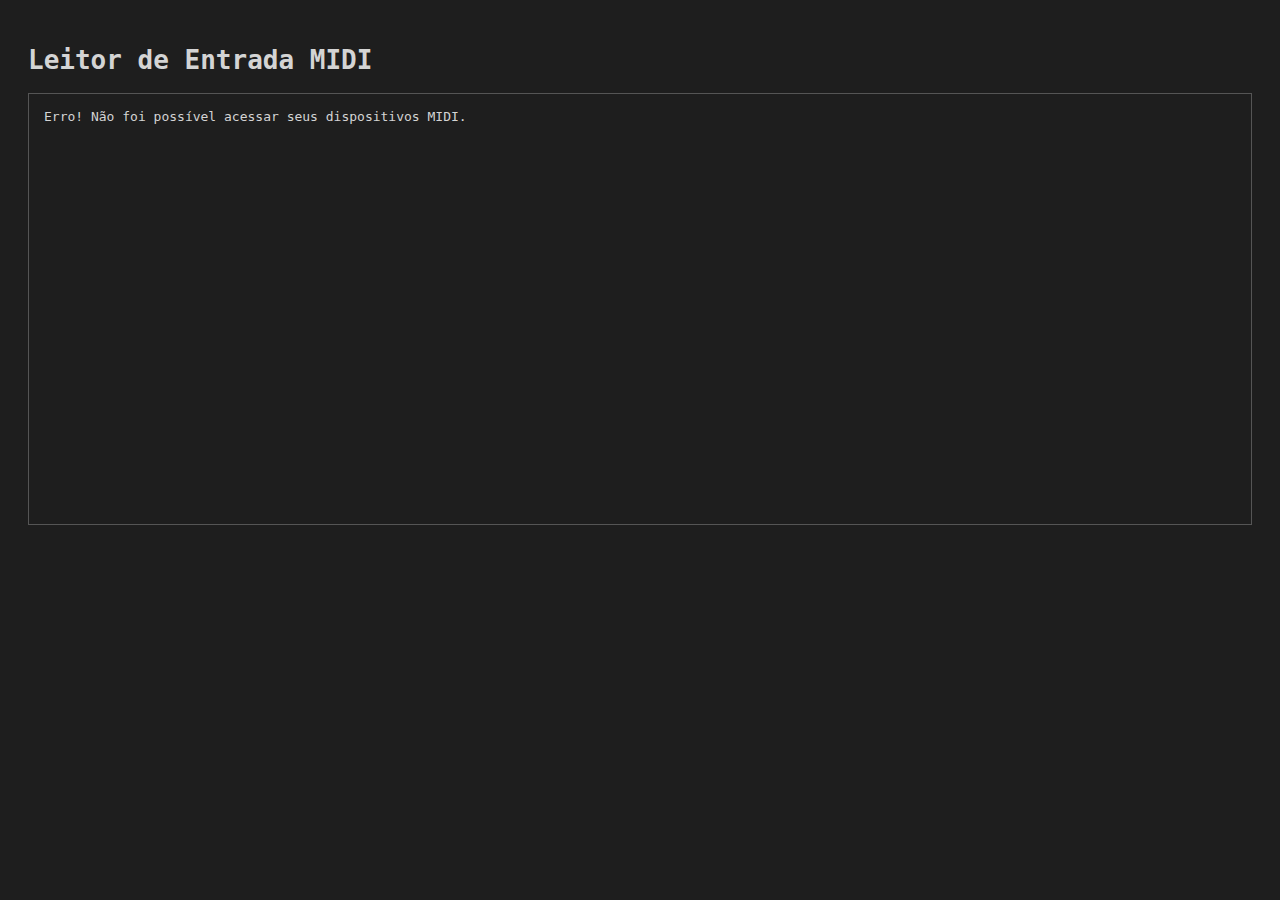
<file: index.html>
<!DOCTYPE html>
<html lang="pt-br">
<head>
    <meta charset="UTF-8">
    <title>Teste de Entrada MIDI</title>
    <link rel="stylesheet" href="style.css">
</head>
<body>
    <h1>Leitor de Entrada MIDI</h1>
    <div id="output">Aguardando entrada MIDI...</div>

    <script src="midi-listener.js" defer></script>
</body>
</html>
</file>
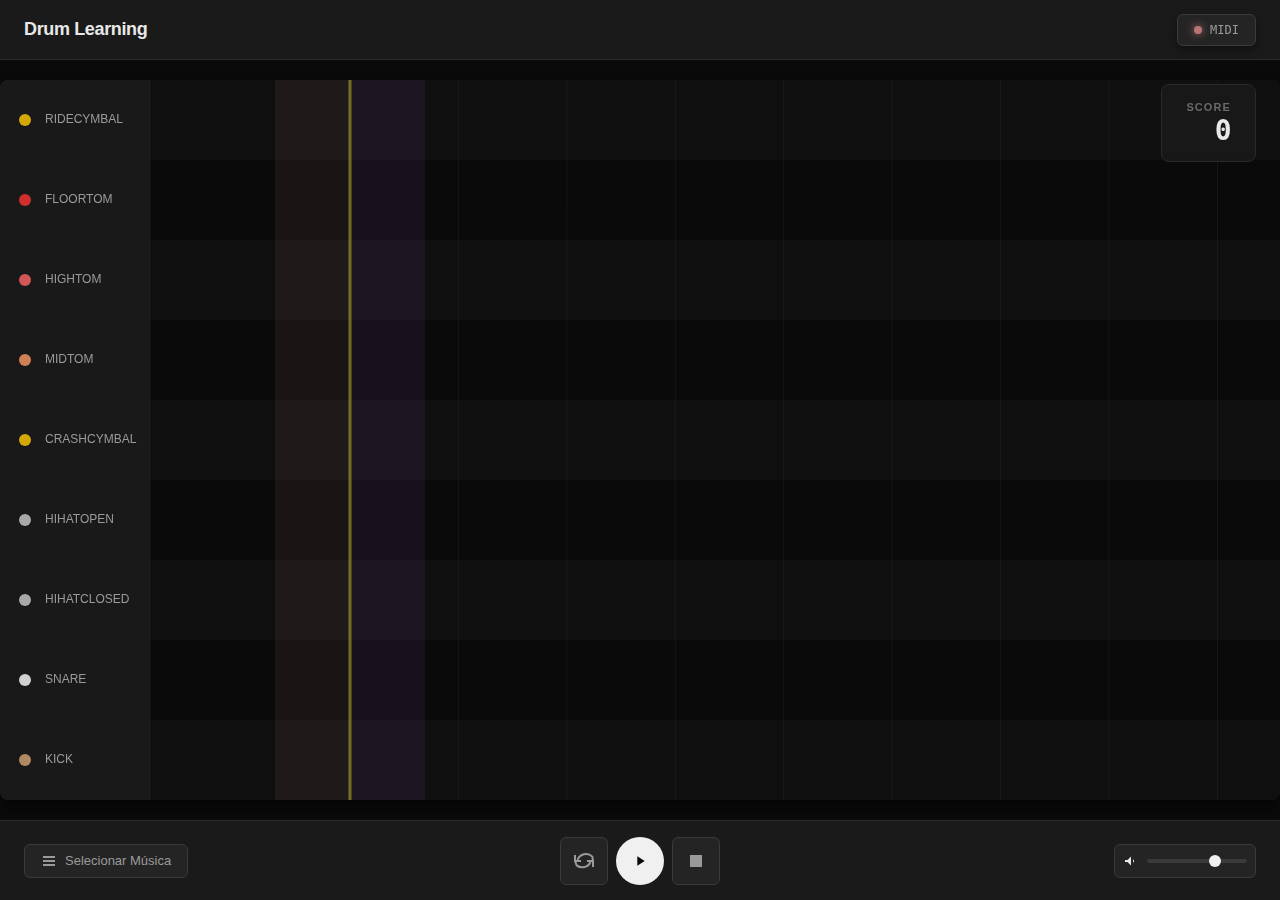
<file: dev/index.html>
<!DOCTYPE html>
<html lang="pt-br">
<head>
    <meta charset="UTF-8">
    <meta name="viewport" content="width=device-width, initial-scale=1.0">
    <title>Drum Learning Game</title>
    <link rel="stylesheet" href="styles/main.css">
    <link rel="stylesheet" href="styles/game.css">
</head>
<body>
    <!-- Container principal do jogo -->
    <div class="app-container">
        
        <!-- Header minimalista -->
        <header class="app-header">
            <div class="header-left">
                <h1 class="app-title">Drum Learning</h1>
            </div>
            <div class="header-center">
                <!-- Status de conexão MIDI no header -->
                <div class="midi-status" id="midiStatus">
                    <div class="status-indicator"></div>
                    <span class="status-text">MIDI</span>
                </div>
            </div>
            <!-- <div class="header-right">
                <button class="btn-icon" id="btnSettings" aria-label="Configurações">
                    <svg width="20" height="20" viewBox="0 0 20 20" fill="none" stroke="currentColor" stroke-width="2">
                        <circle cx="10" cy="10" r="3"/>
                        <path d="M10 1v2m0 14v2M4.22 4.22l1.42 1.42m8.72 8.72l1.42 1.42M1 10h2m14 0h2M4.22 15.78l1.42-1.42m8.72-8.72l1.42-1.42"/>
                    </svg>
                </button>
            </div> -->
            
        </header>

        <!-- Área principal do canvas -->
        <main class="game-container">
            
            <!-- Canvas onde o jogo será renderizado -->
            <canvas id="gameCanvas" width="1280" height="720"></canvas>

            <!-- HUD overlay -->
            <div class="game-hud">
                <!-- Score no topo direito -->
                <div class="hud-section hud-top-right">
                    <div class="score-display">
                        <span class="score-label">Score</span>
                        <span class="score-value" id="scoreValue">0</span>
                    </div>
                    <div class="combo-display" id="comboDisplay">
                        <span class="combo-value" id="comboValue">0</span>
                        <span class="combo-label">combo</span>
                    </div>
                </div>

                <!-- Accuracy no topo esquerdo -->
                <!-- <div class="hud-section hud-top-left">
                    <div class="accuracy-display">
                        <span class="accuracy-value" id="accuracyValue">100</span>
                        <span class="accuracy-label">%</span>
                    </div>
                </div> -->

                <!-- Progress bar no fundo -->
                <!-- <div class="hud-section hud-bottom">
                    <div class="progress-bar">
                        <div class="progress-fill" id="progressFill"></div>
                        <div class="progress-time">
                            <span id="currentTime">0:00</span>
                            <span class="time-separator">/</span>
                            <span id="totalTime">0:00</span>
                        </div>
                    </div>
                </div> -->

                <!-- Feedback de hit (aparece temporariamente) -->
                <div class="hit-feedback" id="hitFeedback">
                    <span class="hit-text" id="hitText">PERFECT</span>
                </div>
            </div>

        </main>

        <!-- Controles inferiores -->
        <footer class="app-controls">
            <div class="controls-left">
                <button class="btn-control" id="btnSelectSong">
                    <svg width="16" height="16" viewBox="0 0 16 16" fill="currentColor">
                        <path d="M2 3h12v2H2V3zm0 4h12v2H2V7zm0 4h12v2H2v-2z"/>
                    </svg>
                    Selecionar Música
                </button>
            </div>
            
            <div class="controls-center">
                <button class="btn-control btn-icon" id="btnRestart" aria-label="Reiniciar">
                    <svg width="20" height="20" viewBox="0 0 20 20" fill="none" stroke="currentColor" stroke-width="2">
                        <path d="M1 4v6h6M19 16v-6h-6"/>
                        <path d="M3.51 9a9 9 0 0 1 14.85-3.36L19 10M1 10l1.64 4.36A9 9 0 0 0 16.49 11"/>
                    </svg>
                </button>
                
                <button class="btn-control btn-play" id="btnPlayPause" aria-label="Play/Pause">
                    <svg width="24" height="24" viewBox="0 0 24 24" fill="currentColor" id="playIcon">
                        <path d="M8 5v14l11-7z"/>
                    </svg>
                    <svg width="24" height="24" viewBox="0 0 24 24" fill="currentColor" id="pauseIcon" style="display: none;">
                        <path d="M6 4h4v16H6V4zm8 0h4v16h-4V4z"/>
                    </svg>
                </button>
                
                <button class="btn-control btn-icon" id="btnStop" aria-label="Parar">
                    <svg width="20" height="20" viewBox="0 0 20 20" fill="currentColor">
                        <rect x="4" y="4" width="12" height="12"/>
                    </svg>
                </button>
            </div>
            
            <div class="controls-right">
                <div class="volume-control">
                    <svg width="16" height="16" viewBox="0 0 16 16" fill="currentColor">
                        <path d="M8 3.5L4.5 7H2v2h2.5L8 12.5V3.5zM11 8a2 2 0 0 1-1 1.73v-3.46A2 2 0 0 1 11 8z"/>
                    </svg>
                    <input type="range" id="volumeSlider" min="0" max="100" value="70" class="volume-slider">
                </div>
            </div>
        </footer>

    </div>

    <!-- Modal de seleção de música (oculto por padrão) -->
    <div class="modal-overlay" id="modalOverlay" style="display: none;">
        <div class="modal-content">
            <div class="modal-header">
                <h2>Selecionar Música</h2>
                <button class="btn-close" id="btnCloseModal">×</button>
            </div>
            <div class="modal-body">
                <div class="song-list" id="songList">
                    <!-- Lista será populada via JS -->
                    <div class="song-item" data-chart="example-groove.json">
                        <div class="song-item-info">
                            <h3 class="song-title">Basic Rock Groove</h3>
                            <p class="song-meta">Exercise • 120 BPM • Intermediate</p>
                        </div>
                        <div class="song-item-duration">0:32</div>
                    </div>
                </div>
            </div>
        </div>
    </div>

    <!-- Scripts -->
    <script type="module" src="src/main.js"></script>
</body>
</html>
</file>
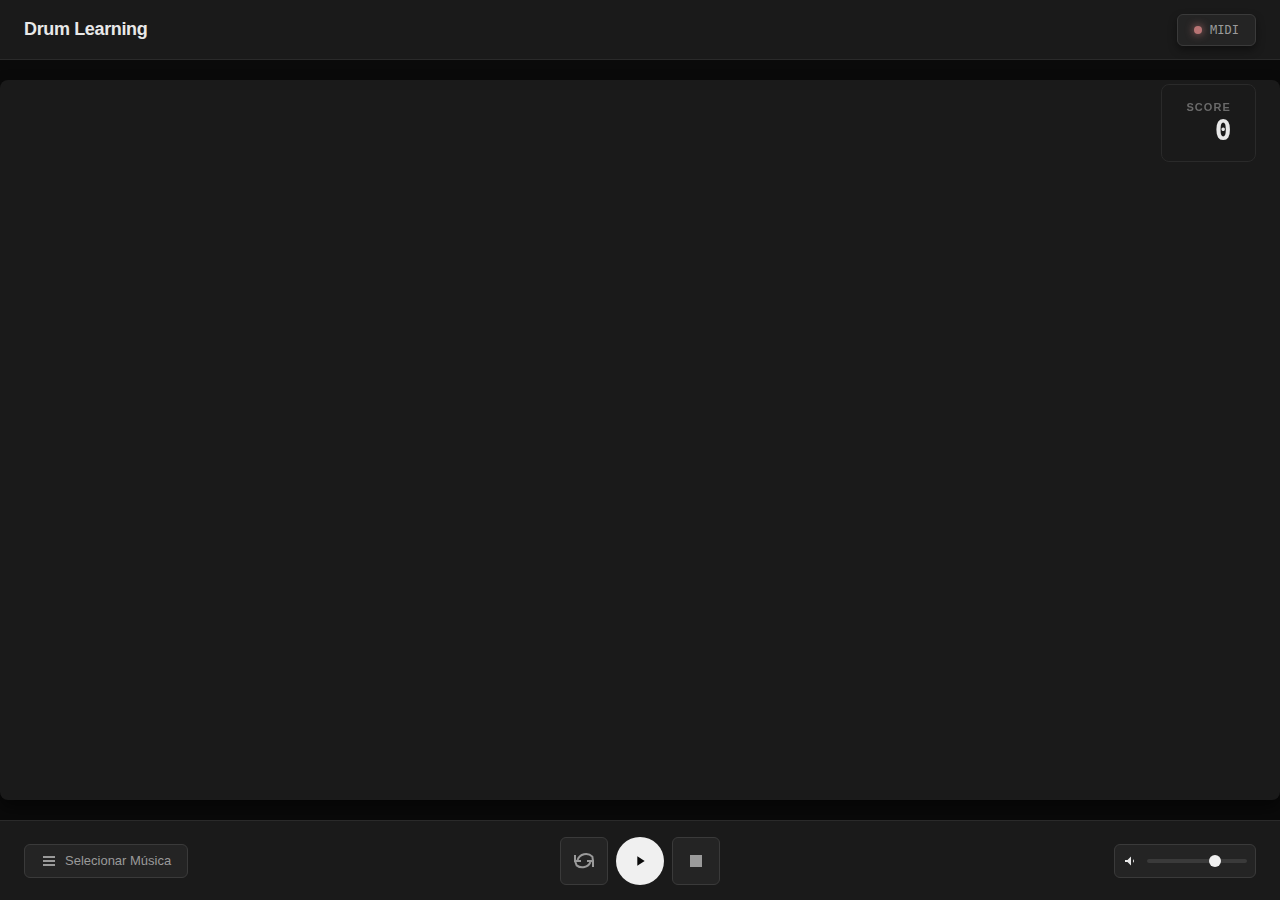
<file: POC/index.html>
<!DOCTYPE html>
<html lang="pt-br">
<head>
    <meta charset="UTF-8">
    <meta name="viewport" content="width=device-width, initial-scale=1.0">
    <title>Drum Learning Game</title>
    <link rel="stylesheet" href="styles/main.css">
    <link rel="stylesheet" href="styles/game.css">
</head>
<body>
    <!-- Container principal do jogo -->
    <div class="app-container">
        
        <!-- Header minimalista -->
        <header class="app-header">
            <div class="header-left">
                <h1 class="app-title">Drum Learning</h1>
            </div>
            <div class="header-center">
                <!-- Status de conexão MIDI no header -->
                <div class="midi-status" id="midiStatus">
                    <div class="status-indicator"></div>
                    <span class="status-text">MIDI</span>
                </div>
            </div>
            <!-- <div class="header-right">
                <button class="btn-icon" id="btnSettings" aria-label="Configurações">
                    <svg width="20" height="20" viewBox="0 0 20 20" fill="none" stroke="currentColor" stroke-width="2">
                        <circle cx="10" cy="10" r="3"/>
                        <path d="M10 1v2m0 14v2M4.22 4.22l1.42 1.42m8.72 8.72l1.42 1.42M1 10h2m14 0h2M4.22 15.78l1.42-1.42m8.72-8.72l1.42-1.42"/>
                    </svg>
                </button>
            </div> -->
            
        </header>

        <!-- Área principal do canvas -->
        <main class="game-container">
            
            <!-- Canvas onde o jogo será renderizado -->
            <canvas id="gameCanvas" width="1280" height="720"></canvas>

            <!-- HUD overlay -->
            <div class="game-hud">
                <!-- Score no topo direito -->
                <div class="hud-section hud-top-right">
                    <div class="score-display">
                        <span class="score-label">Score</span>
                        <span class="score-value" id="scoreValue">0</span>
                    </div>
                    <div class="combo-display" id="comboDisplay">
                        <span class="combo-value" id="comboValue">0</span>
                        <span class="combo-label">combo</span>
                    </div>
                </div>

                <!-- Accuracy no topo esquerdo -->
                <!-- <div class="hud-section hud-top-left">
                    <div class="accuracy-display">
                        <span class="accuracy-value" id="accuracyValue">100</span>
                        <span class="accuracy-label">%</span>
                    </div>
                </div> -->

                <!-- Progress bar no fundo -->
                <!-- <div class="hud-section hud-bottom">
                    <div class="progress-bar">
                        <div class="progress-fill" id="progressFill"></div>
                        <div class="progress-time">
                            <span id="currentTime">0:00</span>
                            <span class="time-separator">/</span>
                            <span id="totalTime">0:00</span>
                        </div>
                    </div>
                </div> -->

                <!-- Feedback de hit (aparece temporariamente) -->
                <div class="hit-feedback" id="hitFeedback">
                    <span class="hit-text" id="hitText">PERFECT</span>
                </div>
            </div>

        </main>

        <!-- Controles inferiores -->
        <footer class="app-controls">
            <div class="controls-left">
                <button class="btn-control" id="btnSelectSong">
                    <svg width="16" height="16" viewBox="0 0 16 16" fill="currentColor">
                        <path d="M2 3h12v2H2V3zm0 4h12v2H2V7zm0 4h12v2H2v-2z"/>
                    </svg>
                    Selecionar Música
                </button>
            </div>
            
            <div class="controls-center">
                <button class="btn-control btn-icon" id="btnRestart" aria-label="Reiniciar">
                    <svg width="20" height="20" viewBox="0 0 20 20" fill="none" stroke="currentColor" stroke-width="2">
                        <path d="M1 4v6h6M19 16v-6h-6"/>
                        <path d="M3.51 9a9 9 0 0 1 14.85-3.36L19 10M1 10l1.64 4.36A9 9 0 0 0 16.49 11"/>
                    </svg>
                </button>
                
                <button class="btn-control btn-play" id="btnPlayPause" aria-label="Play/Pause">
                    <svg width="24" height="24" viewBox="0 0 24 24" fill="currentColor" id="playIcon">
                        <path d="M8 5v14l11-7z"/>
                    </svg>
                    <svg width="24" height="24" viewBox="0 0 24 24" fill="currentColor" id="pauseIcon" style="display: none;">
                        <path d="M6 4h4v16H6V4zm8 0h4v16h-4V4z"/>
                    </svg>
                </button>
                
                <button class="btn-control btn-icon" id="btnStop" aria-label="Parar">
                    <svg width="20" height="20" viewBox="0 0 20 20" fill="currentColor">
                        <rect x="4" y="4" width="12" height="12"/>
                    </svg>
                </button>
            </div>
            
            <div class="controls-right">
                <div class="volume-control">
                    <svg width="16" height="16" viewBox="0 0 16 16" fill="currentColor">
                        <path d="M8 3.5L4.5 7H2v2h2.5L8 12.5V3.5zM11 8a2 2 0 0 1-1 1.73v-3.46A2 2 0 0 1 11 8z"/>
                    </svg>
                    <input type="range" id="volumeSlider" min="0" max="100" value="70" class="volume-slider">
                </div>
            </div>
        </footer>

    </div>

    <!-- Modal de seleção de música (oculto por padrão) -->
    <div class="modal-overlay" id="modalOverlay" style="display: none;">
        <div class="modal-content">
            <div class="modal-header">
                <h2>Selecionar Música</h2>
                <button class="btn-close" id="btnCloseModal">×</button>
            </div>
            <div class="modal-body">
                <div class="song-list" id="songList">
                    <!-- Lista será populada via JS -->
                    <div class="song-item" data-chart="example-groove.json">
                        <div class="song-item-info">
                            <h3 class="song-title">Basic Rock Groove</h3>
                            <p class="song-meta">Exercise • 120 BPM • Intermediate</p>
                        </div>
                        <div class="song-item-duration">0:32</div>
                    </div>
                </div>
            </div>
        </div>
    </div>

    <!-- Scripts -->
    <script type="module" src="src/main.js"></script>
</body>
</html>
</file>
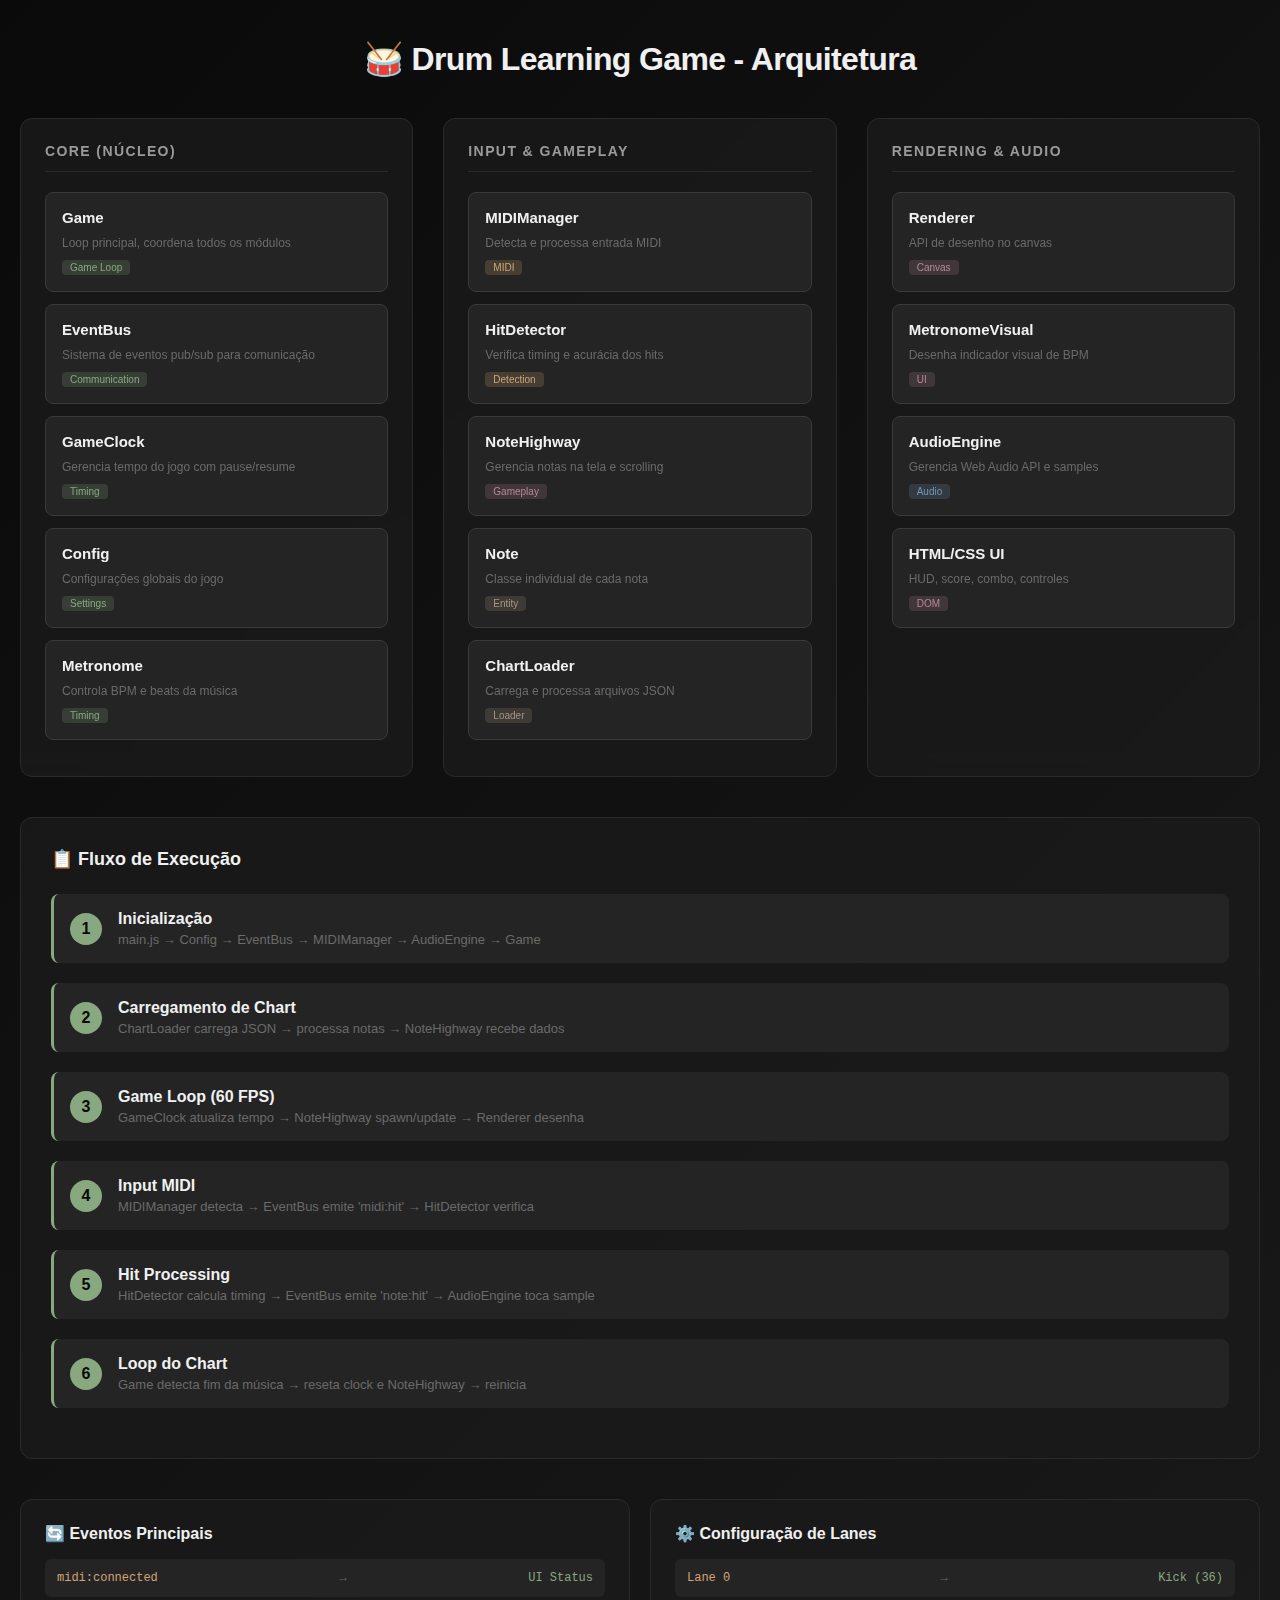
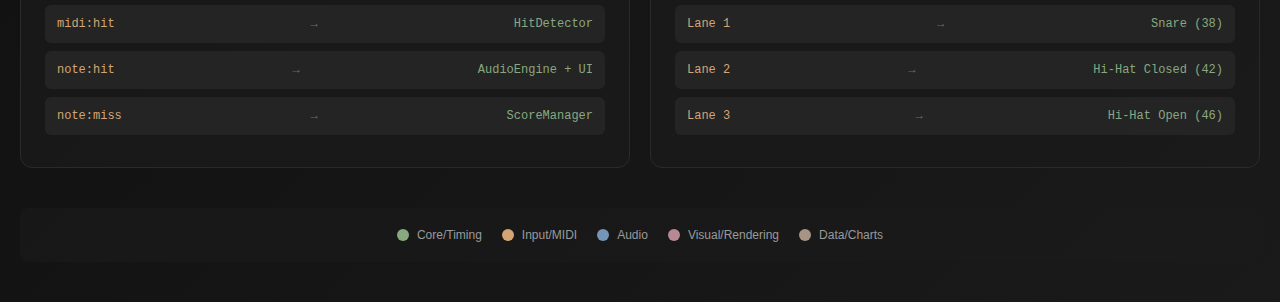
<file: diagram.html>
<html lang="pt-BR">
<head>
    <meta charset="UTF-8">
    <meta name="viewport" content="width=device-width, initial-scale=1.0">
    <title>Arquitetura - Drum Learning Game</title>
    <style>
        * {
            margin: 0;
            padding: 0;
            box-sizing: border-box;
        }

        body {
            font-family: -apple-system, BlinkMacSystemFont, 'Segoe UI', sans-serif;
            background: linear-gradient(135deg, #0a0a0a 0%, #1a1a1a 100%);
            color: #e8e8e8;
            padding: 40px 20px;
            min-height: 100vh;
        }

        .container {
            max-width: 1400px;
            margin: 0 auto;
        }

        h1 {
            text-align: center;
            font-size: 32px;
            margin-bottom: 40px;
            color: #f0f0f0;
            letter-spacing: -0.02em;
        }

        .architecture {
            display: grid;
            grid-template-columns: repeat(3, 1fr);
            gap: 30px;
            margin-bottom: 40px;
        }

        .layer {
            background: rgba(26, 26, 26, 0.8);
            border: 1px solid #2a2a2a;
            border-radius: 12px;
            padding: 24px;
            backdrop-filter: blur(10px);
        }

        .layer-title {
            font-size: 14px;
            font-weight: 600;
            text-transform: uppercase;
            letter-spacing: 0.1em;
            color: #9a9a9a;
            margin-bottom: 20px;
            padding-bottom: 12px;
            border-bottom: 1px solid #2a2a2a;
        }

        .module {
            background: #242424;
            border: 1px solid #3a3a3a;
            border-radius: 8px;
            padding: 16px;
            margin-bottom: 12px;
            transition: all 0.2s ease;
            cursor: pointer;
        }

        .module:hover {
            background: #2a2a2a;
            border-color: #4a4a4a;
            transform: translateX(4px);
        }

        .module-name {
            font-size: 15px;
            font-weight: 600;
            color: #f0f0f0;
            margin-bottom: 8px;
        }

        .module-desc {
            font-size: 12px;
            color: #6a6a6a;
            line-height: 1.5;
        }

        .module-tag {
            display: inline-block;
            font-size: 10px;
            padding: 2px 8px;
            border-radius: 4px;
            margin-top: 8px;
            font-weight: 500;
        }

        .tag-core { background: #88a88033; color: #88a880; }
        .tag-input { background: #d4a57433; color: #d4a574; }
        .tag-audio { background: #7494b833; color: #7494b8; }
        .tag-visual { background: #b8889433; color: #b88894; }
        .tag-data { background: #a8948433; color: #a89484; }

        .flow-diagram {
            background: rgba(26, 26, 26, 0.8);
            border: 1px solid #2a2a2a;
            border-radius: 12px;
            padding: 30px;
            margin-top: 40px;
        }

        .flow-title {
            font-size: 18px;
            font-weight: 600;
            margin-bottom: 24px;
            color: #f0f0f0;
        }

        .flow-step {
            display: flex;
            align-items: center;
            margin-bottom: 20px;
            padding: 16px;
            background: #242424;
            border-radius: 8px;
            border-left: 3px solid #88a880;
        }

        .flow-number {
            width: 32px;
            height: 32px;
            background: #88a880;
            color: #0a0a0a;
            border-radius: 50%;
            display: flex;
            align-items: center;
            justify-content: center;
            font-weight: 700;
            margin-right: 16px;
            flex-shrink: 0;
        }

        .flow-content {
            flex: 1;
        }

        .flow-label {
            font-weight: 600;
            color: #f0f0f0;
            margin-bottom: 4px;
        }

        .flow-desc {
            font-size: 13px;
            color: #6a6a6a;
        }

        .communication {
            display: grid;
            grid-template-columns: repeat(2, 1fr);
            gap: 20px;
            margin-top: 40px;
        }

        .comm-box {
            background: rgba(26, 26, 26, 0.8);
            border: 1px solid #2a2a2a;
            border-radius: 12px;
            padding: 24px;
        }

        .comm-title {
            font-size: 16px;
            font-weight: 600;
            margin-bottom: 16px;
            color: #f0f0f0;
        }

        .event-item {
            display: flex;
            justify-content: space-between;
            align-items: center;
            padding: 12px;
            background: #242424;
            border-radius: 6px;
            margin-bottom: 8px;
            font-family: 'SF Mono', 'Monaco', monospace;
            font-size: 12px;
        }

        .event-name {
            color: #d4a574;
        }

        .event-arrow {
            color: #6a6a6a;
        }

        .event-target {
            color: #88a880;
        }

        .legend {
            display: flex;
            gap: 20px;
            justify-content: center;
            margin-top: 40px;
            padding: 20px;
            background: rgba(26, 26, 26, 0.6);
            border-radius: 8px;
        }

        .legend-item {
            display: flex;
            align-items: center;
            gap: 8px;
            font-size: 12px;
            color: #9a9a9a;
        }

        .legend-dot {
            width: 12px;
            height: 12px;
            border-radius: 50%;
        }

        @media (max-width: 1024px) {
            .architecture {
                grid-template-columns: 1fr;
            }
            
            .communication {
                grid-template-columns: 1fr;
            }
        }
    </style>
</head>
<body>
    <div class="container">
        <h1>🥁 Drum Learning Game - Arquitetura</h1>

        <!-- Camadas Principais -->
        <div class="architecture">
            <!-- Core Layer -->
            <div class="layer">
                <div class="layer-title">Core (Núcleo)</div>
                
                <div class="module">
                    <div class="module-name">Game</div>
                    <div class="module-desc">Loop principal, coordena todos os módulos</div>
                    <span class="module-tag tag-core">Game Loop</span>
                </div>

                <div class="module">
                    <div class="module-name">EventBus</div>
                    <div class="module-desc">Sistema de eventos pub/sub para comunicação</div>
                    <span class="module-tag tag-core">Communication</span>
                </div>

                <div class="module">
                    <div class="module-name">GameClock</div>
                    <div class="module-desc">Gerencia tempo do jogo com pause/resume</div>
                    <span class="module-tag tag-core">Timing</span>
                </div>

                <div class="module">
                    <div class="module-name">Config</div>
                    <div class="module-desc">Configurações globais do jogo</div>
                    <span class="module-tag tag-core">Settings</span>
                </div>

                <div class="module">
                    <div class="module-name">Metronome</div>
                    <div class="module-desc">Controla BPM e beats da música</div>
                    <span class="module-tag tag-core">Timing</span>
                </div>
            </div>

            <!-- Input & Gameplay Layer -->
            <div class="layer">
                <div class="layer-title">Input & Gameplay</div>
                
                <div class="module">
                    <div class="module-name">MIDIManager</div>
                    <div class="module-desc">Detecta e processa entrada MIDI</div>
                    <span class="module-tag tag-input">MIDI</span>
                </div>

                <div class="module">
                    <div class="module-name">HitDetector</div>
                    <div class="module-desc">Verifica timing e acurácia dos hits</div>
                    <span class="module-tag tag-input">Detection</span>
                </div>

                <div class="module">
                    <div class="module-name">NoteHighway</div>
                    <div class="module-desc">Gerencia notas na tela e scrolling</div>
                    <span class="module-tag tag-visual">Gameplay</span>
                </div>

                <div class="module">
                    <div class="module-name">Note</div>
                    <div class="module-desc">Classe individual de cada nota</div>
                    <span class="module-tag tag-data">Entity</span>
                </div>

                <div class="module">
                    <div class="module-name">ChartLoader</div>
                    <div class="module-desc">Carrega e processa arquivos JSON</div>
                    <span class="module-tag tag-data">Loader</span>
                </div>
            </div>

            <!-- Rendering & Audio Layer -->
            <div class="layer">
                <div class="layer-title">Rendering & Audio</div>
                
                <div class="module">
                    <div class="module-name">Renderer</div>
                    <div class="module-desc">API de desenho no canvas</div>
                    <span class="module-tag tag-visual">Canvas</span>
                </div>

                <div class="module">
                    <div class="module-name">MetronomeVisual</div>
                    <div class="module-desc">Desenha indicador visual de BPM</div>
                    <span class="module-tag tag-visual">UI</span>
                </div>

                <div class="module">
                    <div class="module-name">AudioEngine</div>
                    <div class="module-desc">Gerencia Web Audio API e samples</div>
                    <span class="module-tag tag-audio">Audio</span>
                </div>

                <div class="module">
                    <div class="module-name">HTML/CSS UI</div>
                    <div class="module-desc">HUD, score, combo, controles</div>
                    <span class="module-tag tag-visual">DOM</span>
                </div>
            </div>
        </div>

        <!-- Fluxo de Execução -->
        <div class="flow-diagram">
            <div class="flow-title">📋 Fluxo de Execução</div>
            
            <div class="flow-step">
                <div class="flow-number">1</div>
                <div class="flow-content">
                    <div class="flow-label">Inicialização</div>
                    <div class="flow-desc">main.js → Config → EventBus → MIDIManager → AudioEngine → Game</div>
                </div>
            </div>

            <div class="flow-step">
                <div class="flow-number">2</div>
                <div class="flow-content">
                    <div class="flow-label">Carregamento de Chart</div>
                    <div class="flow-desc">ChartLoader carrega JSON → processa notas → NoteHighway recebe dados</div>
                </div>
            </div>

            <div class="flow-step">
                <div class="flow-number">3</div>
                <div class="flow-content">
                    <div class="flow-label">Game Loop (60 FPS)</div>
                    <div class="flow-desc">GameClock atualiza tempo → NoteHighway spawn/update → Renderer desenha</div>
                </div>
            </div>

            <div class="flow-step">
                <div class="flow-number">4</div>
                <div class="flow-content">
                    <div class="flow-label">Input MIDI</div>
                    <div class="flow-desc">MIDIManager detecta → EventBus emite 'midi:hit' → HitDetector verifica</div>
                </div>
            </div>

            <div class="flow-step">
                <div class="flow-number">5</div>
                <div class="flow-content">
                    <div class="flow-label">Hit Processing</div>
                    <div class="flow-desc">HitDetector calcula timing → EventBus emite 'note:hit' → AudioEngine toca sample</div>
                </div>
            </div>

            <div class="flow-step">
                <div class="flow-number">6</div>
                <div class="flow-content">
                    <div class="flow-label">Loop do Chart</div>
                    <div class="flow-desc">Game detecta fim da música → reseta clock e NoteHighway → reinicia</div>
                </div>
            </div>
        </div>

        <!-- Comunicação via EventBus -->
        <div class="communication">
            <div class="comm-box">
                <div class="comm-title">🔄 Eventos Principais</div>
                
                <div class="event-item">
                    <span class="event-name">midi:connected</span>
                    <span class="event-arrow">→</span>
                    <span class="event-target">UI Status</span>
                </div>

                <div class="event-item">
                    <span class="event-name">midi:hit</span>
                    <span class="event-arrow">→</span>
                    <span class="event-target">HitDetector</span>
                </div>

                <div class="event-item">
                    <span class="event-name">note:hit</span>
                    <span class="event-arrow">→</span>
                    <span class="event-target">AudioEngine + UI</span>
                </div>

                <div class="event-item">
                    <span class="event-name">note:miss</span>
                    <span class="event-arrow">→</span>
                    <span class="event-target">ScoreManager</span>
                </div>
            </div>

            <div class="comm-box">
                <div class="comm-title">⚙️ Configuração de Lanes</div>
                
                <div class="event-item">
                    <span class="event-name">Lane 0</span>
                    <span class="event-arrow">→</span>
                    <span class="event-target">Kick (36)</span>
                </div>

                <div class="event-item">
                    <span class="event-name">Lane 1</span>
                    <span class="event-arrow">→</span>
                    <span class="event-target">Snare (38)</span>
                </div>

                <div class="event-item">
                    <span class="event-name">Lane 2</span>
                    <span class="event-arrow">→</span>
                    <span class="event-target">Hi-Hat Closed (42)</span>
                </div>

                <div class="event-item">
                    <span class="event-name">Lane 3</span>
                    <span class="event-arrow">→</span>
                    <span class="event-target">Hi-Hat Open (46)</span>
                </div>
            </div>
        </div>

        <!-- Legenda -->
        <div class="legend">
            <div class="legend-item">
                <div class="legend-dot" style="background: #88a880;"></div>
                <span>Core/Timing</span>
            </div>
            <div class="legend-item">
                <div class="legend-dot" style="background: #d4a574;"></div>
                <span>Input/MIDI</span>
            </div>
            <div class="legend-item">
                <div class="legend-dot" style="background: #7494b8;"></div>
                <span>Audio</span>
            </div>
            <div class="legend-item">
                <div class="legend-dot" style="background: #b88894;"></div>
                <span>Visual/Rendering</span>
            </div>
            <div class="legend-item">
                <div class="legend-dot" style="background: #a89484;"></div>
                <span>Data/Charts</span>
            </div>
        </div>
    </div>
</body>
</html>
</file>
<file: style.css>
body { 
    font-family: monospace; 
    background-color: #1e1e1e; 
    color: #d4d4d4; 
    padding: 20px; 
}

#output { 
    border: 1px solid #555; 
    padding: 15px; 
    height: 400px; 
    overflow-y: scroll; 
}
.note-on { 
    color: #569cd6; 
}
</file>
<file: dev/styles/main.css>
/* ============================================
   DESIGN SYSTEM - Paleta Neutra Minimalista
   ============================================ */

:root {
  /* Backgrounds */
  --bg-primary: #0a0a0a;
  --bg-secondary: #1a1a1a;
  --bg-tertiary: #242424;
  --bg-elevated: #2a2a2a;

  /* Borders */
  --border-subtle: #2a2a2a;
  --border-medium: #3a3a3a;
  --border-strong: #4a4a4a;

  /* Text */
  --text-primary: #e8e8e8;
  --text-secondary: #9a9a9a;
  --text-muted: #6a6a6a;
  --text-disabled: #4a4a4a;

  /* Accents */
  --accent-primary: #f0f0f0;
  --accent-hover: #ffffff;
  --accent-active: #d0d0d0;

  /* Estados */
  --success: #88a880;
  --warning: #d4a574;
  --error: #b87474;

  /* Shadows */
  --shadow-sm: 0 1px 2px rgba(0, 0, 0, 0.3);
  --shadow-md: 0 4px 8px rgba(0, 0, 0, 0.4);
  --shadow-lg: 0 8px 16px rgba(0, 0, 0, 0.5);

  /* Transições */
  --transition-fast: 150ms ease;
  --transition-medium: 250ms ease;
  --transition-slow: 400ms ease;

  /* Spacing */
  --spacing-xs: 4px;
  --spacing-sm: 8px;
  --spacing-md: 16px;
  --spacing-lg: 24px;
  --spacing-xl: 32px;

  /* Typography */
  --font-mono: 'SF Mono', 'Monaco', 'Inconsolata', 'Roboto Mono', monospace;
  --font-sans: -apple-system, BlinkMacSystemFont, 'Segoe UI', sans-serif;
}

/* ============================================
   RESET & BASE
   ============================================ */

* {
  margin: 0;
  padding: 0;
  box-sizing: border-box;
}

body {
  font-family: var(--font-sans);
  background-color: var(--bg-primary);
  color: var(--text-primary);
  overflow: hidden;
  -webkit-font-smoothing: antialiased;
  -moz-osx-font-smoothing: grayscale;
}

button {
  font-family: inherit;
  border: none;
  background: none;
  cursor: pointer;
  color: inherit;
}

input[type="range"] {
  cursor: pointer;
}

/* ============================================
   LAYOUT PRINCIPAL
   ============================================ */

.app-container {
  width: 100vw;
  height: 100vh;
  display: flex;
  flex-direction: column;
  background-color: var(--bg-primary);
}

/* ============================================
   HEADER
   ============================================ */

.app-header {
  display: flex;
  justify-content: space-between;
  align-items: center;
  padding: var(--spacing-md) var(--spacing-lg);
  background-color: var(--bg-secondary);
  border-bottom: 1px solid var(--border-subtle);
  height: 60px;
  flex-shrink: 0;
}

.header-center {
  display: flex;
  align-items: baseline;
  gap: var(--spacing-md);
}

.header-left {
  display: flex;
  align-items: baseline;
  gap: var(--spacing-md);
}

.app-title {
  font-size: 18px;
  font-weight: 600;
  letter-spacing: -0.02em;
  color: var(--text-primary);
}

.song-info {
  font-size: 13px;
  color: var(--text-secondary);
  font-family: var(--font-mono);
}

.header-right {
  display: flex;
  gap: var(--spacing-sm);
}

.btn-icon {
  width: 36px;
  height: 36px;
  display: flex;
  align-items: center;
  justify-content: center;
  border-radius: 6px;
  color: var(--text-secondary);
  transition: all var(--transition-fast);
}

.btn-icon:hover {
  background-color: var(--bg-elevated);
  color: var(--text-primary);
}

.btn-icon:active {
  transform: scale(0.95);
}

/* ============================================
   GAME CONTAINER
   ============================================ */

.game-container {
  flex: 1;
  display: flex;
  align-items: center;
  justify-content: center;
  background-color: var(--bg-primary);
  position: relative;
  overflow: hidden;
}

#gameCanvas {
  display: block;
  background-color: var(--bg-secondary);
  border-radius: 8px;
  box-shadow: var(--shadow-lg);
  max-width: 100%;
  max-height: 100%;
}

/* ============================================
   FOOTER CONTROLS
   ============================================ */

.app-controls {
  display: flex;
  justify-content: space-between;
  align-items: center;
  padding: var(--spacing-md) var(--spacing-lg);
  background-color: var(--bg-secondary);
  border-top: 1px solid var(--border-subtle);
  height: 80px;
  flex-shrink: 0;
}

.controls-left,
.controls-right {
  flex: 1;
  display: flex;
  align-items: center;
}

.controls-right {
  justify-content: flex-end;
}

.controls-center {
  display: flex;
  gap: var(--spacing-sm);
  align-items: center;
}

.btn-control {
  padding: var(--spacing-sm) var(--spacing-md);
  border-radius: 6px;
  font-size: 13px;
  font-weight: 500;
  color: var(--text-secondary);
  background-color: var(--bg-tertiary);
  border: 1px solid var(--border-medium);
  transition: all var(--transition-fast);
  display: flex;
  align-items: center;
  gap: var(--spacing-sm);
}

.btn-control.btn-icon {
  width: 48px;
  height: 48px;
  padding: 0;
  display: flex;
  align-items: center;
  justify-content: center;
}

.btn-control:hover {
  background-color: var(--bg-elevated);
  color: var(--text-primary);
  border-color: var(--border-strong);
}

.btn-control:active {
  transform: scale(0.98);
}

.btn-play {
  width: 48px;
  height: 48px;
  border-radius: 50%;
  background-color: var(--accent-primary);
  color: var(--bg-primary);
  border: none;
  display: flex;
  align-items: center;
  justify-content: center;
}

.btn-play:hover {
  background-color: var(--accent-hover);
  transform: scale(1.05);
}

/* Volume Control */
.volume-control {
  display: flex;
  align-items: center;
  gap: var(--spacing-sm);
  padding: var(--spacing-sm);
  background-color: var(--bg-tertiary);
  border-radius: 6px;
  border: 1px solid var(--border-medium);
}

.volume-slider {
  width: 100px;
  height: 4px;
  -webkit-appearance: none;
  appearance: none;
  background: var(--border-medium);
  outline: none;
  border-radius: 2px;
}

.volume-slider::-webkit-slider-thumb {
  -webkit-appearance: none;
  appearance: none;
  width: 12px;
  height: 12px;
  background: var(--accent-primary);
  border-radius: 50%;
  cursor: pointer;
  transition: all var(--transition-fast);
}

.volume-slider::-webkit-slider-thumb:hover {
  background: var(--accent-hover);
  transform: scale(1.2);
}

.volume-slider::-moz-range-thumb {
  width: 12px;
  height: 12px;
  background: var(--accent-primary);
  border-radius: 50%;
  cursor: pointer;
  border: none;
  transition: all var(--transition-fast);
}

.volume-slider::-moz-range-thumb:hover {
  background: var(--accent-hover);
  transform: scale(1.2);
}

/* ============================================
   MIDI STATUS INDICATOR
   ============================================ */

.midi-status {
  /* position: fixed;
  bottom: var(--spacing-lg);
  right: var(--spacing-lg); */
  position: relative !important;
  top: auto !important;
  right: auto !important;
  bottom: auto !important;
  left: auto !important;
  display: flex;
  align-items: center;
  gap: var(--spacing-sm);
  padding: var(--spacing-sm) var(--spacing-md);
  background-color: var(--bg-tertiary);
  border: 1px solid var(--border-medium);
  border-radius: 6px;
  font-size: 12px;
  font-family: var(--font-mono);
  color: var(--text-secondary);
  box-shadow: var(--shadow-md);
  z-index: 100;
}

.status-indicator {
  width: 8px;
  height: 8px;
  border-radius: 50%;
  background-color: var(--error);
  box-shadow: 0 0 8px var(--error);
  animation: pulse-disconnect 2s ease-in-out infinite;
}

.midi-status.connected .status-indicator {
  background-color: var(--success);
  box-shadow: 0 0 8px var(--success);
  animation: pulse-connect 2s ease-in-out infinite;
}

.midi-status.connected .status-text {
  color: var(--text-primary);
}

@keyframes pulse-connect {
  0%, 100% { opacity: 1; }
  50% { opacity: 0.6; }
}

@keyframes pulse-disconnect {
  0%, 100% { opacity: 1; }
  50% { opacity: 0.3; }
}

/* ============================================
   MODAL
   ============================================ */

.modal-overlay {
  position: fixed;
  top: 0;
  left: 0;
  width: 100%;
  height: 100%;
  background-color: rgba(0, 0, 0, 0.8);
  display: flex;
  align-items: center;
  justify-content: center;
  z-index: 1000;
  backdrop-filter: blur(4px);
}

.modal-content {
  background-color: var(--bg-secondary);
  border-radius: 12px;
  width: 90%;
  max-width: 600px;
  max-height: 80vh;
  display: flex;
  flex-direction: column;
  box-shadow: var(--shadow-lg);
  border: 1px solid var(--border-medium);
}

.modal-header {
  display: flex;
  justify-content: space-between;
  align-items: center;
  padding: var(--spacing-lg);
  border-bottom: 1px solid var(--border-subtle);
}

.modal-header h2 {
  font-size: 18px;
  font-weight: 600;
  color: var(--text-primary);
}

.btn-close {
  width: 32px;
  height: 32px;
  display: flex;
  align-items: center;
  justify-content: center;
  font-size: 24px;
  color: var(--text-secondary);
  border-radius: 6px;
  transition: all var(--transition-fast);
}

.btn-close:hover {
  background-color: var(--bg-elevated);
  color: var(--text-primary);
}

.modal-body {
  padding: var(--spacing-lg);
  overflow-y: auto;
  flex: 1;
}

/* Song List */
.song-list {
  display: flex;
  flex-direction: column;
  gap: var(--spacing-sm);
}

.song-item {
  display: flex;
  justify-content: space-between;
  align-items: center;
  padding: var(--spacing-md);
  background-color: var(--bg-tertiary);
  border: 1px solid var(--border-medium);
  border-radius: 8px;
  cursor: pointer;
  transition: all var(--transition-fast);
}

.song-item:hover {
  background-color: var(--bg-elevated);
  border-color: var(--border-strong);
  transform: translateX(4px);
}

.song-item-info {
  flex: 1;
}

.song-title {
  font-size: 15px;
  font-weight: 500;
  color: var(--text-primary);
  margin-bottom: 4px;
}

.song-meta {
  font-size: 12px;
  color: var(--text-secondary);
  font-family: var(--font-mono);
}

.song-item-duration {
  font-size: 13px;
  color: var(--text-muted);
  font-family: var(--font-mono);
}

/* ============================================
   RESPONSIVE
   ============================================ */

@media (max-width: 768px) {
  .app-header,
  .app-controls {
    padding: var(--spacing-sm) var(--spacing-md);
  }

  .song-info {
    display: none;
  }

  .controls-left,
  .controls-right {
    flex: 0;
  }

  .volume-control {
    display: none;
  }
}
</file>
<file: dev/styles/game.css>
/* ============================================
   GAME HUD - Overlay sobre o canvas
   ============================================ */

.game-hud {
  position: absolute;
  top: 0;
  left: 0;
  width: 100%;
  height: 100%;
  pointer-events: none;
  z-index: 10;
}

.hud-section {
  position: absolute;
  pointer-events: none;
}

/* ============================================
   SCORE DISPLAY - Topo Direito
   ============================================ */

.hud-top-right {
  top: var(--spacing-lg);
  right: var(--spacing-lg);
  display: flex;
  flex-direction: column;
  align-items: flex-end;
  gap: var(--spacing-sm);
}

.score-display {
  display: flex;
  flex-direction: column;
  align-items: flex-end;
  background-color: rgba(26, 26, 26, 0.8);
  backdrop-filter: blur(8px);
  padding: var(--spacing-md) var(--spacing-lg);
  border-radius: 8px;
  border: 1px solid var(--border-subtle);
}

.score-label {
  font-size: 11px;
  text-transform: uppercase;
  letter-spacing: 0.1em;
  color: var(--text-muted);
  font-weight: 600;
  margin-bottom: 4px;
}

.score-value {
  font-size: 32px;
  font-weight: 700;
  font-family: var(--font-mono);
  color: var(--text-primary);
  line-height: 1;
  letter-spacing: -0.02em;
}

/* Combo Display */
.combo-display {
  display: flex;
  align-items: baseline;
  gap: 6px;
  background-color: rgba(26, 26, 26, 0.8);
  backdrop-filter: blur(8px);
  padding: var(--spacing-sm) var(--spacing-md);
  border-radius: 6px;
  border: 1px solid var(--border-subtle);
  opacity: 0;
  transform: scale(0.9);
  transition: all var(--transition-medium);
}

.combo-display.active {
  opacity: 1;
  transform: scale(1);
}

.combo-value {
  font-size: 20px;
  font-weight: 700;
  font-family: var(--font-mono);
  color: var(--accent-primary);
}

.combo-label {
  font-size: 12px;
  color: var(--text-secondary);
  text-transform: uppercase;
  letter-spacing: 0.05em;
}

/* ============================================
   ACCURACY DISPLAY - Topo Esquerdo
   ============================================ */

.hud-top-left {
  top: var(--spacing-lg);
  left: var(--spacing-lg);
}

.accuracy-display {
  display: flex;
  align-items: baseline;
  gap: 2px;
  background-color: rgba(26, 26, 26, 0.8);
  backdrop-filter: blur(8px);
  padding: var(--spacing-md) var(--spacing-lg);
  border-radius: 8px;
  border: 1px solid var(--border-subtle);
}

.accuracy-value {
  font-size: 28px;
  font-weight: 700;
  font-family: var(--font-mono);
  color: var(--text-primary);
  line-height: 1;
}

.accuracy-label {
  font-size: 18px;
  color: var(--text-secondary);
  font-weight: 600;
}

/* Cores dinâmicas de accuracy */
.accuracy-display[data-accuracy="high"] .accuracy-value {
  color: var(--success);
}

.accuracy-display[data-accuracy="medium"] .accuracy-value {
  color: var(--warning);
}

.accuracy-display[data-accuracy="low"] .accuracy-value {
  color: var(--error);
}

/* ============================================
   PROGRESS BAR - Fundo
   ============================================ */

.hud-bottom {
  bottom: var(--spacing-lg);
  left: 50%;
  transform: translateX(-50%);
  width: 60%;
  max-width: 800px;
}

.progress-bar {
  position: relative;
  width: 100%;
  height: 6px;
  background-color: rgba(26, 26, 26, 0.8);
  backdrop-filter: blur(8px);
  border-radius: 3px;
  overflow: hidden;
  border: 1px solid var(--border-subtle);
}

.progress-fill {
  height: 100%;
  background: linear-gradient(
    90deg,
    var(--accent-primary) 0%,
    var(--text-secondary) 100%
  );
  border-radius: 3px;
  transition: width 100ms linear;
  width: 0%;
}

.progress-time {
  position: absolute;
  top: -28px;
  left: 50%;
  transform: translateX(-50%);
  display: flex;
  gap: 6px;
  font-size: 13px;
  font-family: var(--font-mono);
  color: var(--text-secondary);
  background-color: rgba(26, 26, 26, 0.8);
  backdrop-filter: blur(8px);
  padding: 4px 12px;
  border-radius: 4px;
  border: 1px solid var(--border-subtle);
  white-space: nowrap;
}

.time-separator {
  color: var(--text-muted);
}

/* ============================================
   HIT FEEDBACK - Centro da Tela
   ============================================ */

.hit-feedback {
  position: absolute;
  top: 50%;
  left: 50%;
  transform: translate(-50%, -50%);
  opacity: 0;
  pointer-events: none;
  transition: opacity var(--transition-fast);
}

.hit-feedback.show {
  animation: hitFeedbackPop 600ms cubic-bezier(0.34, 1.56, 0.64, 1);
}

.hit-text {
  font-size: 48px;
  font-weight: 900;
  font-family: var(--font-mono);
  text-transform: uppercase;
  letter-spacing: 0.05em;
  text-shadow: 0 4px 12px rgba(0, 0, 0, 0.5);
  display: block;
  white-space: nowrap;
}

/* Cores por tipo de hit */
.hit-text.perfect {
  color: var(--accent-primary);
  text-shadow: 
    0 0 20px rgba(240, 240, 240, 0.6),
    0 4px 12px rgba(0, 0, 0, 0.5);
}

.hit-text.good {
  color: var(--success);
  text-shadow: 
    0 0 20px rgba(136, 168, 128, 0.4),
    0 4px 12px rgba(0, 0, 0, 0.5);
}

.hit-text.ok {
  color: var(--warning);
  text-shadow: 
    0 0 20px rgba(212, 165, 116, 0.4),
    0 4px 12px rgba(0, 0, 0, 0.5);
}

.hit-text.miss {
  color: var(--error);
  text-shadow: 
    0 0 20px rgba(184, 116, 116, 0.4),
    0 4px 12px rgba(0, 0, 0, 0.5);
}

@keyframes hitFeedbackPop {
  0% {
    opacity: 0;
    transform: translate(-50%, -50%) scale(0.5);
  }
  20% {
    opacity: 1;
    transform: translate(-50%, -50%) scale(1.1);
  }
  40% {
    transform: translate(-50%, -50%) scale(0.95);
  }
  100% {
    opacity: 0;
    transform: translate(-50%, -50%) scale(1);
  }
}

/* ============================================
   DRUM COLORS - Cores por instrumento
   ============================================ */

:root {
  /* Cores dos instrumentos (sutis e neutras) */
  --color-kick: #d4a574;
  --color-snare: #7494b8;
  --color-hihat: #88a880;
  --color-tom: #b88894;
  --color-cymbal: #a89484;
}

/* ============================================
   CANVAS LOADING STATE
   ============================================ */

#gameCanvas.loading {
  opacity: 0.5;
}

#gameCanvas.ready {
  opacity: 1;
  transition: opacity var(--transition-medium);
}

/* ============================================
   ANIMATIONS & TRANSITIONS
   ============================================ */

/* Pulsação suave para elementos ativos */
@keyframes subtlePulse {
  0%, 100% {
    opacity: 1;
  }
  50% {
    opacity: 0.7;
  }
}

/* Slide in suave */
@keyframes slideInFromRight {
  from {
    transform: translateX(20px);
    opacity: 0;
  }
  to {
    transform: translateX(0);
    opacity: 1;
  }
}

/* Fade in suave */
@keyframes fadeIn {
  from {
    opacity: 0;
  }
  to {
    opacity: 1;
  }
}

/* ============================================
   UTILITY CLASSES
   ============================================ */

.hidden {
  display: none !important;
}

.disabled {
  opacity: 0.4;
  pointer-events: none;
  cursor: not-allowed;
}

.text-center {
  text-align: center;
}

.no-select {
  user-select: none;
  -webkit-user-select: none;
  -moz-user-select: none;
}

/* ============================================
   RESPONSIVE ADJUSTMENTS
   ============================================ */

@media (max-width: 1400px) {
  .score-value {
    font-size: 28px;
  }
  
  .hit-text {
    font-size: 40px;
  }
  
  .hud-bottom {
    width: 70%;
  }
}

@media (max-width: 1024px) {
  .hud-top-left,
  .hud-top-right {
    top: var(--spacing-md);
  }
  
  .hud-top-left {
    left: var(--spacing-md);
  }
  
  .hud-top-right {
    right: var(--spacing-md);
  }
  
  .score-display,
  .accuracy-display {
    padding: var(--spacing-sm) var(--spacing-md);
  }
  
  .score-value {
    font-size: 24px;
  }
  
  .accuracy-value {
    font-size: 24px;
  }
  
  .hit-text {
    font-size: 32px;
  }
  
  .hud-bottom {
    width: 80%;
    bottom: var(--spacing-md);
  }
}

@media (max-width: 768px) {
  .combo-display {
    display: none;
  }
  
  .progress-time {
    font-size: 11px;
    padding: 3px 8px;
  }
  
  .hit-text {
    font-size: 28px;
  }
}
</file>
<file: POC/styles/main.css>
/* ============================================
   DESIGN SYSTEM - Paleta Neutra Minimalista
   ============================================ */

:root {
  /* Backgrounds */
  --bg-primary: #0a0a0a;
  --bg-secondary: #1a1a1a;
  --bg-tertiary: #242424;
  --bg-elevated: #2a2a2a;

  /* Borders */
  --border-subtle: #2a2a2a;
  --border-medium: #3a3a3a;
  --border-strong: #4a4a4a;

  /* Text */
  --text-primary: #e8e8e8;
  --text-secondary: #9a9a9a;
  --text-muted: #6a6a6a;
  --text-disabled: #4a4a4a;

  /* Accents */
  --accent-primary: #f0f0f0;
  --accent-hover: #ffffff;
  --accent-active: #d0d0d0;

  /* Estados */
  --success: #88a880;
  --warning: #d4a574;
  --error: #b87474;

  /* Shadows */
  --shadow-sm: 0 1px 2px rgba(0, 0, 0, 0.3);
  --shadow-md: 0 4px 8px rgba(0, 0, 0, 0.4);
  --shadow-lg: 0 8px 16px rgba(0, 0, 0, 0.5);

  /* Transições */
  --transition-fast: 150ms ease;
  --transition-medium: 250ms ease;
  --transition-slow: 400ms ease;

  /* Spacing */
  --spacing-xs: 4px;
  --spacing-sm: 8px;
  --spacing-md: 16px;
  --spacing-lg: 24px;
  --spacing-xl: 32px;

  /* Typography */
  --font-mono: 'SF Mono', 'Monaco', 'Inconsolata', 'Roboto Mono', monospace;
  --font-sans: -apple-system, BlinkMacSystemFont, 'Segoe UI', sans-serif;
}

/* ============================================
   RESET & BASE
   ============================================ */

* {
  margin: 0;
  padding: 0;
  box-sizing: border-box;
}

body {
  font-family: var(--font-sans);
  background-color: var(--bg-primary);
  color: var(--text-primary);
  overflow: hidden;
  -webkit-font-smoothing: antialiased;
  -moz-osx-font-smoothing: grayscale;
}

button {
  font-family: inherit;
  border: none;
  background: none;
  cursor: pointer;
  color: inherit;
}

input[type="range"] {
  cursor: pointer;
}

/* ============================================
   LAYOUT PRINCIPAL
   ============================================ */

.app-container {
  width: 100vw;
  height: 100vh;
  display: flex;
  flex-direction: column;
  background-color: var(--bg-primary);
}

/* ============================================
   HEADER
   ============================================ */

.app-header {
  display: flex;
  justify-content: space-between;
  align-items: center;
  padding: var(--spacing-md) var(--spacing-lg);
  background-color: var(--bg-secondary);
  border-bottom: 1px solid var(--border-subtle);
  height: 60px;
  flex-shrink: 0;
}

.header-center {
  display: flex;
  align-items: baseline;
  gap: var(--spacing-md);
}

.header-left {
  display: flex;
  align-items: baseline;
  gap: var(--spacing-md);
}

.app-title {
  font-size: 18px;
  font-weight: 600;
  letter-spacing: -0.02em;
  color: var(--text-primary);
}

.song-info {
  font-size: 13px;
  color: var(--text-secondary);
  font-family: var(--font-mono);
}

.header-right {
  display: flex;
  gap: var(--spacing-sm);
}

.btn-icon {
  width: 36px;
  height: 36px;
  display: flex;
  align-items: center;
  justify-content: center;
  border-radius: 6px;
  color: var(--text-secondary);
  transition: all var(--transition-fast);
}

.btn-icon:hover {
  background-color: var(--bg-elevated);
  color: var(--text-primary);
}

.btn-icon:active {
  transform: scale(0.95);
}

/* ============================================
   GAME CONTAINER
   ============================================ */

.game-container {
  flex: 1;
  display: flex;
  align-items: center;
  justify-content: center;
  background-color: var(--bg-primary);
  position: relative;
  overflow: hidden;
}

#gameCanvas {
  display: block;
  background-color: var(--bg-secondary);
  border-radius: 8px;
  box-shadow: var(--shadow-lg);
  max-width: 100%;
  max-height: 100%;
}

/* ============================================
   FOOTER CONTROLS
   ============================================ */

.app-controls {
  display: flex;
  justify-content: space-between;
  align-items: center;
  padding: var(--spacing-md) var(--spacing-lg);
  background-color: var(--bg-secondary);
  border-top: 1px solid var(--border-subtle);
  height: 80px;
  flex-shrink: 0;
}

.controls-left,
.controls-right {
  flex: 1;
  display: flex;
  align-items: center;
}

.controls-right {
  justify-content: flex-end;
}

.controls-center {
  display: flex;
  gap: var(--spacing-sm);
  align-items: center;
}

.btn-control {
  padding: var(--spacing-sm) var(--spacing-md);
  border-radius: 6px;
  font-size: 13px;
  font-weight: 500;
  color: var(--text-secondary);
  background-color: var(--bg-tertiary);
  border: 1px solid var(--border-medium);
  transition: all var(--transition-fast);
  display: flex;
  align-items: center;
  gap: var(--spacing-sm);
}

.btn-control.btn-icon {
  width: 48px;
  height: 48px;
  padding: 0;
  display: flex;
  align-items: center;
  justify-content: center;
}

.btn-control:hover {
  background-color: var(--bg-elevated);
  color: var(--text-primary);
  border-color: var(--border-strong);
}

.btn-control:active {
  transform: scale(0.98);
}

.btn-play {
  width: 48px;
  height: 48px;
  border-radius: 50%;
  background-color: var(--accent-primary);
  color: var(--bg-primary);
  border: none;
  display: flex;
  align-items: center;
  justify-content: center;
}

.btn-play:hover {
  background-color: var(--accent-hover);
  transform: scale(1.05);
}

/* Volume Control */
.volume-control {
  display: flex;
  align-items: center;
  gap: var(--spacing-sm);
  padding: var(--spacing-sm);
  background-color: var(--bg-tertiary);
  border-radius: 6px;
  border: 1px solid var(--border-medium);
}

.volume-slider {
  width: 100px;
  height: 4px;
  -webkit-appearance: none;
  appearance: none;
  background: var(--border-medium);
  outline: none;
  border-radius: 2px;
}

.volume-slider::-webkit-slider-thumb {
  -webkit-appearance: none;
  appearance: none;
  width: 12px;
  height: 12px;
  background: var(--accent-primary);
  border-radius: 50%;
  cursor: pointer;
  transition: all var(--transition-fast);
}

.volume-slider::-webkit-slider-thumb:hover {
  background: var(--accent-hover);
  transform: scale(1.2);
}

.volume-slider::-moz-range-thumb {
  width: 12px;
  height: 12px;
  background: var(--accent-primary);
  border-radius: 50%;
  cursor: pointer;
  border: none;
  transition: all var(--transition-fast);
}

.volume-slider::-moz-range-thumb:hover {
  background: var(--accent-hover);
  transform: scale(1.2);
}

/* ============================================
   MIDI STATUS INDICATOR
   ============================================ */

.midi-status {
  /* position: fixed;
  bottom: var(--spacing-lg);
  right: var(--spacing-lg); */
  position: relative !important;
  top: auto !important;
  right: auto !important;
  bottom: auto !important;
  left: auto !important;
  display: flex;
  align-items: center;
  gap: var(--spacing-sm);
  padding: var(--spacing-sm) var(--spacing-md);
  background-color: var(--bg-tertiary);
  border: 1px solid var(--border-medium);
  border-radius: 6px;
  font-size: 12px;
  font-family: var(--font-mono);
  color: var(--text-secondary);
  box-shadow: var(--shadow-md);
  z-index: 100;
}

.status-indicator {
  width: 8px;
  height: 8px;
  border-radius: 50%;
  background-color: var(--error);
  box-shadow: 0 0 8px var(--error);
  animation: pulse-disconnect 2s ease-in-out infinite;
}

.midi-status.connected .status-indicator {
  background-color: var(--success);
  box-shadow: 0 0 8px var(--success);
  animation: pulse-connect 2s ease-in-out infinite;
}

.midi-status.connected .status-text {
  color: var(--text-primary);
}

@keyframes pulse-connect {
  0%, 100% { opacity: 1; }
  50% { opacity: 0.6; }
}

@keyframes pulse-disconnect {
  0%, 100% { opacity: 1; }
  50% { opacity: 0.3; }
}

/* ============================================
   MODAL
   ============================================ */

.modal-overlay {
  position: fixed;
  top: 0;
  left: 0;
  width: 100%;
  height: 100%;
  background-color: rgba(0, 0, 0, 0.8);
  display: flex;
  align-items: center;
  justify-content: center;
  z-index: 1000;
  backdrop-filter: blur(4px);
}

.modal-content {
  background-color: var(--bg-secondary);
  border-radius: 12px;
  width: 90%;
  max-width: 600px;
  max-height: 80vh;
  display: flex;
  flex-direction: column;
  box-shadow: var(--shadow-lg);
  border: 1px solid var(--border-medium);
}

.modal-header {
  display: flex;
  justify-content: space-between;
  align-items: center;
  padding: var(--spacing-lg);
  border-bottom: 1px solid var(--border-subtle);
}

.modal-header h2 {
  font-size: 18px;
  font-weight: 600;
  color: var(--text-primary);
}

.btn-close {
  width: 32px;
  height: 32px;
  display: flex;
  align-items: center;
  justify-content: center;
  font-size: 24px;
  color: var(--text-secondary);
  border-radius: 6px;
  transition: all var(--transition-fast);
}

.btn-close:hover {
  background-color: var(--bg-elevated);
  color: var(--text-primary);
}

.modal-body {
  padding: var(--spacing-lg);
  overflow-y: auto;
  flex: 1;
}

/* Song List */
.song-list {
  display: flex;
  flex-direction: column;
  gap: var(--spacing-sm);
}

.song-item {
  display: flex;
  justify-content: space-between;
  align-items: center;
  padding: var(--spacing-md);
  background-color: var(--bg-tertiary);
  border: 1px solid var(--border-medium);
  border-radius: 8px;
  cursor: pointer;
  transition: all var(--transition-fast);
}

.song-item:hover {
  background-color: var(--bg-elevated);
  border-color: var(--border-strong);
  transform: translateX(4px);
}

.song-item-info {
  flex: 1;
}

.song-title {
  font-size: 15px;
  font-weight: 500;
  color: var(--text-primary);
  margin-bottom: 4px;
}

.song-meta {
  font-size: 12px;
  color: var(--text-secondary);
  font-family: var(--font-mono);
}

.song-item-duration {
  font-size: 13px;
  color: var(--text-muted);
  font-family: var(--font-mono);
}

/* ============================================
   RESPONSIVE
   ============================================ */

@media (max-width: 768px) {
  .app-header,
  .app-controls {
    padding: var(--spacing-sm) var(--spacing-md);
  }

  .song-info {
    display: none;
  }

  .controls-left,
  .controls-right {
    flex: 0;
  }

  .volume-control {
    display: none;
  }
}
</file>
<file: POC/styles/game.css>
/* ============================================
   GAME HUD - Overlay sobre o canvas
   ============================================ */

.game-hud {
  position: absolute;
  top: 0;
  left: 0;
  width: 100%;
  height: 100%;
  pointer-events: none;
  z-index: 10;
}

.hud-section {
  position: absolute;
  pointer-events: none;
}

/* ============================================
   SCORE DISPLAY - Topo Direito
   ============================================ */

.hud-top-right {
  top: var(--spacing-lg);
  right: var(--spacing-lg);
  display: flex;
  flex-direction: column;
  align-items: flex-end;
  gap: var(--spacing-sm);
}

.score-display {
  display: flex;
  flex-direction: column;
  align-items: flex-end;
  background-color: rgba(26, 26, 26, 0.8);
  backdrop-filter: blur(8px);
  padding: var(--spacing-md) var(--spacing-lg);
  border-radius: 8px;
  border: 1px solid var(--border-subtle);
}

.score-label {
  font-size: 11px;
  text-transform: uppercase;
  letter-spacing: 0.1em;
  color: var(--text-muted);
  font-weight: 600;
  margin-bottom: 4px;
}

.score-value {
  font-size: 32px;
  font-weight: 700;
  font-family: var(--font-mono);
  color: var(--text-primary);
  line-height: 1;
  letter-spacing: -0.02em;
}

/* Combo Display */
.combo-display {
  display: flex;
  align-items: baseline;
  gap: 6px;
  background-color: rgba(26, 26, 26, 0.8);
  backdrop-filter: blur(8px);
  padding: var(--spacing-sm) var(--spacing-md);
  border-radius: 6px;
  border: 1px solid var(--border-subtle);
  opacity: 0;
  transform: scale(0.9);
  transition: all var(--transition-medium);
}

.combo-display.active {
  opacity: 1;
  transform: scale(1);
}

.combo-value {
  font-size: 20px;
  font-weight: 700;
  font-family: var(--font-mono);
  color: var(--accent-primary);
}

.combo-label {
  font-size: 12px;
  color: var(--text-secondary);
  text-transform: uppercase;
  letter-spacing: 0.05em;
}

/* ============================================
   ACCURACY DISPLAY - Topo Esquerdo
   ============================================ */

.hud-top-left {
  top: var(--spacing-lg);
  left: var(--spacing-lg);
}

.accuracy-display {
  display: flex;
  align-items: baseline;
  gap: 2px;
  background-color: rgba(26, 26, 26, 0.8);
  backdrop-filter: blur(8px);
  padding: var(--spacing-md) var(--spacing-lg);
  border-radius: 8px;
  border: 1px solid var(--border-subtle);
}

.accuracy-value {
  font-size: 28px;
  font-weight: 700;
  font-family: var(--font-mono);
  color: var(--text-primary);
  line-height: 1;
}

.accuracy-label {
  font-size: 18px;
  color: var(--text-secondary);
  font-weight: 600;
}

/* Cores dinâmicas de accuracy */
.accuracy-display[data-accuracy="high"] .accuracy-value {
  color: var(--success);
}

.accuracy-display[data-accuracy="medium"] .accuracy-value {
  color: var(--warning);
}

.accuracy-display[data-accuracy="low"] .accuracy-value {
  color: var(--error);
}

/* ============================================
   PROGRESS BAR - Fundo
   ============================================ */

.hud-bottom {
  bottom: var(--spacing-lg);
  left: 50%;
  transform: translateX(-50%);
  width: 60%;
  max-width: 800px;
}

.progress-bar {
  position: relative;
  width: 100%;
  height: 6px;
  background-color: rgba(26, 26, 26, 0.8);
  backdrop-filter: blur(8px);
  border-radius: 3px;
  overflow: hidden;
  border: 1px solid var(--border-subtle);
}

.progress-fill {
  height: 100%;
  background: linear-gradient(
    90deg,
    var(--accent-primary) 0%,
    var(--text-secondary) 100%
  );
  border-radius: 3px;
  transition: width 100ms linear;
  width: 0%;
}

.progress-time {
  position: absolute;
  top: -28px;
  left: 50%;
  transform: translateX(-50%);
  display: flex;
  gap: 6px;
  font-size: 13px;
  font-family: var(--font-mono);
  color: var(--text-secondary);
  background-color: rgba(26, 26, 26, 0.8);
  backdrop-filter: blur(8px);
  padding: 4px 12px;
  border-radius: 4px;
  border: 1px solid var(--border-subtle);
  white-space: nowrap;
}

.time-separator {
  color: var(--text-muted);
}

/* ============================================
   HIT FEEDBACK - Centro da Tela
   ============================================ */

.hit-feedback {
  position: absolute;
  top: 50%;
  left: 50%;
  transform: translate(-50%, -50%);
  opacity: 0;
  pointer-events: none;
  transition: opacity var(--transition-fast);
}

.hit-feedback.show {
  animation: hitFeedbackPop 600ms cubic-bezier(0.34, 1.56, 0.64, 1);
}

.hit-text {
  font-size: 48px;
  font-weight: 900;
  font-family: var(--font-mono);
  text-transform: uppercase;
  letter-spacing: 0.05em;
  text-shadow: 0 4px 12px rgba(0, 0, 0, 0.5);
  display: block;
  white-space: nowrap;
}

/* Cores por tipo de hit */
.hit-text.perfect {
  color: var(--accent-primary);
  text-shadow: 
    0 0 20px rgba(240, 240, 240, 0.6),
    0 4px 12px rgba(0, 0, 0, 0.5);
}

.hit-text.good {
  color: var(--success);
  text-shadow: 
    0 0 20px rgba(136, 168, 128, 0.4),
    0 4px 12px rgba(0, 0, 0, 0.5);
}

.hit-text.ok {
  color: var(--warning);
  text-shadow: 
    0 0 20px rgba(212, 165, 116, 0.4),
    0 4px 12px rgba(0, 0, 0, 0.5);
}

.hit-text.miss {
  color: var(--error);
  text-shadow: 
    0 0 20px rgba(184, 116, 116, 0.4),
    0 4px 12px rgba(0, 0, 0, 0.5);
}

@keyframes hitFeedbackPop {
  0% {
    opacity: 0;
    transform: translate(-50%, -50%) scale(0.5);
  }
  20% {
    opacity: 1;
    transform: translate(-50%, -50%) scale(1.1);
  }
  40% {
    transform: translate(-50%, -50%) scale(0.95);
  }
  100% {
    opacity: 0;
    transform: translate(-50%, -50%) scale(1);
  }
}

/* ============================================
   DRUM COLORS - Cores por instrumento
   ============================================ */

:root {
  /* Cores dos instrumentos (sutis e neutras) */
  --color-kick: #d4a574;
  --color-snare: #7494b8;
  --color-hihat: #88a880;
  --color-tom: #b88894;
  --color-cymbal: #a89484;
}

/* ============================================
   CANVAS LOADING STATE
   ============================================ */

#gameCanvas.loading {
  opacity: 0.5;
}

#gameCanvas.ready {
  opacity: 1;
  transition: opacity var(--transition-medium);
}

/* ============================================
   ANIMATIONS & TRANSITIONS
   ============================================ */

/* Pulsação suave para elementos ativos */
@keyframes subtlePulse {
  0%, 100% {
    opacity: 1;
  }
  50% {
    opacity: 0.7;
  }
}

/* Slide in suave */
@keyframes slideInFromRight {
  from {
    transform: translateX(20px);
    opacity: 0;
  }
  to {
    transform: translateX(0);
    opacity: 1;
  }
}

/* Fade in suave */
@keyframes fadeIn {
  from {
    opacity: 0;
  }
  to {
    opacity: 1;
  }
}

/* ============================================
   UTILITY CLASSES
   ============================================ */

.hidden {
  display: none !important;
}

.disabled {
  opacity: 0.4;
  pointer-events: none;
  cursor: not-allowed;
}

.text-center {
  text-align: center;
}

.no-select {
  user-select: none;
  -webkit-user-select: none;
  -moz-user-select: none;
}

/* ============================================
   RESPONSIVE ADJUSTMENTS
   ============================================ */

@media (max-width: 1400px) {
  .score-value {
    font-size: 28px;
  }
  
  .hit-text {
    font-size: 40px;
  }
  
  .hud-bottom {
    width: 70%;
  }
}

@media (max-width: 1024px) {
  .hud-top-left,
  .hud-top-right {
    top: var(--spacing-md);
  }
  
  .hud-top-left {
    left: var(--spacing-md);
  }
  
  .hud-top-right {
    right: var(--spacing-md);
  }
  
  .score-display,
  .accuracy-display {
    padding: var(--spacing-sm) var(--spacing-md);
  }
  
  .score-value {
    font-size: 24px;
  }
  
  .accuracy-value {
    font-size: 24px;
  }
  
  .hit-text {
    font-size: 32px;
  }
  
  .hud-bottom {
    width: 80%;
    bottom: var(--spacing-md);
  }
}

@media (max-width: 768px) {
  .combo-display {
    display: none;
  }
  
  .progress-time {
    font-size: 11px;
    padding: 3px 8px;
  }
  
  .hit-text {
    font-size: 28px;
  }
}
</file>
